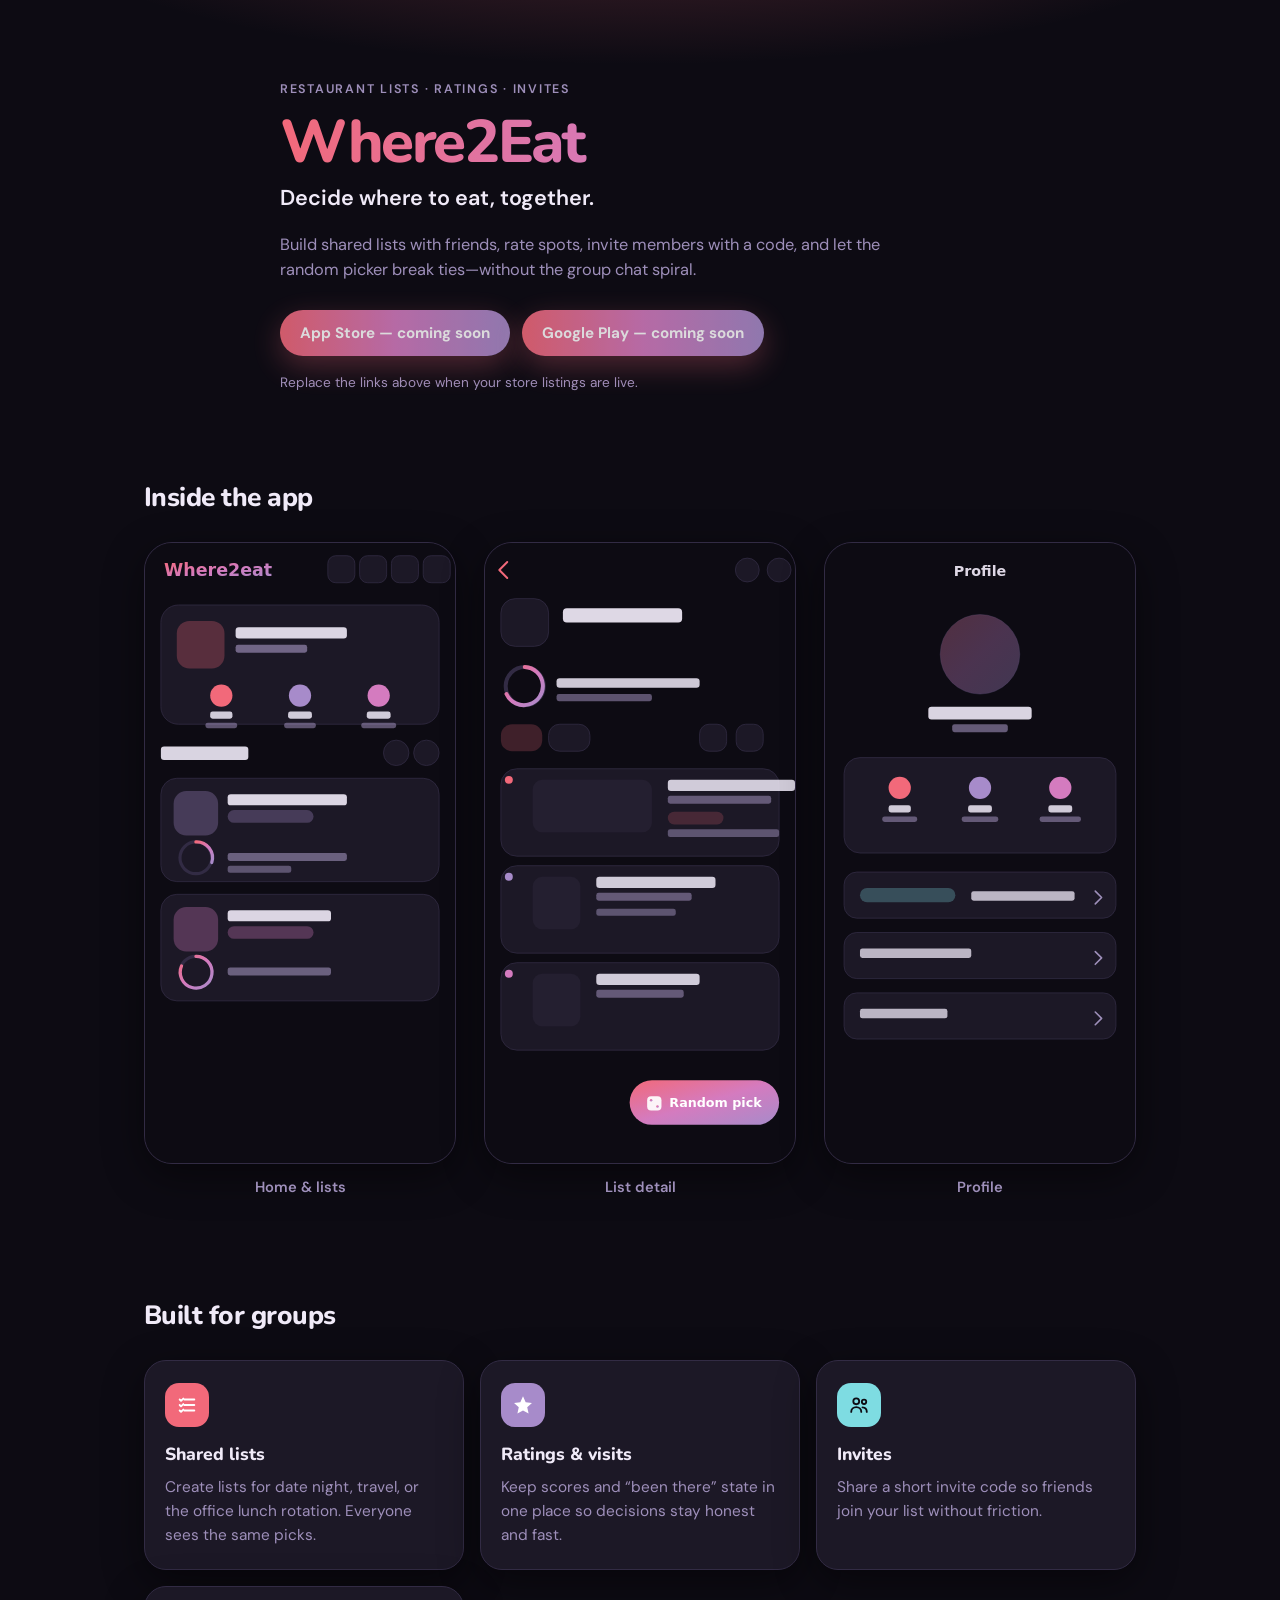
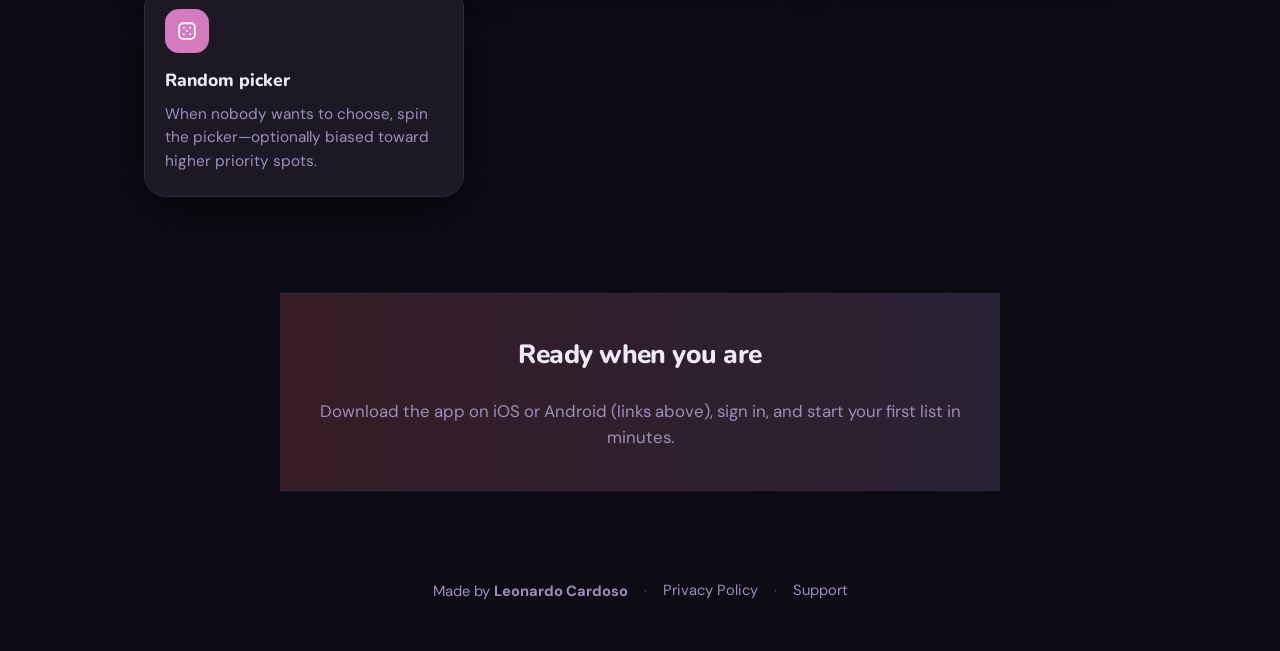
<file: index.html>
<!DOCTYPE html>
<html lang="en">
<head>
  <meta charset="utf-8" />
  <meta name="viewport" content="width=device-width, initial-scale=1" />
  <meta name="description" content="Where2Eat — collaborative restaurant lists, ratings, invites, and a random picker. Decide where to eat, together." />
  <title>Where2Eat — Decide where to eat, together</title>
  <meta name="theme-color" content="#0d0b13" />
  <link rel="preconnect" href="https://fonts.googleapis.com" />
  <link rel="preconnect" href="https://fonts.gstatic.com" crossorigin />
  <link href="https://fonts.googleapis.com/css2?family=DM+Sans:ital,opsz,wght@0,9..40,400;0,9..40,600;0,9..40,700&family=Nunito:wght@700;800&display=swap" rel="stylesheet" />
  <link rel="stylesheet" href="./styles.css" />
</head>
<body>
  <header class="hero">
    <div class="hero__inner">
      <p class="eyebrow">Restaurant lists · Ratings · Invites</p>
      <h1 class="wordmark">Where2Eat</h1>
      <p class="tagline">Decide where to eat, together.</p>
      <p class="lede">
        Build shared lists with friends, rate spots, invite members with a code,
        and let the random picker break ties—without the group chat spiral.
      </p>
      <div class="cta-row">
        <a class="btn btn--primary" href="#" aria-disabled="true">App Store — coming soon</a>
        <a class="btn btn--primary" href="#" aria-disabled="true">Google Play — coming soon</a>
      </div>
      <p class="hint">Replace the links above when your store listings are live.</p>
    </div>
  </header>

  <main>
    <section class="section section--shots">
      <h2 class="section__title">Inside the app</h2>
      <div class="screenshots">
        <figure class="shot">
          <div class="shot__frame">
            <img
              src="./images/screenshot-home.svg"
              width="390"
              height="780"
              alt="Where2Eat home screen showing lists and profile banner"
              loading="lazy"
            />
          </div>
          <figcaption>Home &amp; lists</figcaption>
        </figure>
        <figure class="shot">
          <div class="shot__frame">
            <img
              src="./images/screenshot-list.svg"
              width="390"
              height="780"
              alt="List detail with restaurants and random picker"
              loading="lazy"
            />
          </div>
          <figcaption>List detail</figcaption>
        </figure>
        <figure class="shot">
          <div class="shot__frame">
            <img
              src="./images/screenshot-profile.svg"
              width="390"
              height="780"
              alt="Profile and settings"
              loading="lazy"
            />
          </div>
          <figcaption>Profile</figcaption>
        </figure>
      </div>
    </section>

    <section class="section">
      <h2 class="section__title">Built for groups</h2>
      <div class="features">
        <article class="card">
          <div class="card__icon card__icon--primary">
            <svg viewBox="0 0 24 24" width="22" height="22" fill="none" stroke="currentColor" stroke-width="2" stroke-linecap="round" stroke-linejoin="round" aria-hidden="true">
              <path d="M9 6h11" />
              <path d="M9 12h11" />
              <path d="M9 18h11" />
              <path d="M4 6l1.5 1.5L8 5" />
              <path d="M4 12l1.5 1.5L8 11" />
              <path d="M4 18l1.5 1.5L8 17" />
            </svg>
          </div>
          <h3>Shared lists</h3>
          <p>Create lists for date night, travel, or the office lunch rotation. Everyone sees the same picks.</p>
        </article>
        <article class="card">
          <div class="card__icon card__icon--secondary">
            <svg viewBox="0 0 24 24" width="22" height="22" fill="currentColor" aria-hidden="true">
              <path d="M12 2.5l2.9 6.4 6.9.8-5.2 4.8 1.5 6.9L12 17.9l-6.1 3.5 1.5-6.9L2.2 9.7l6.9-.8L12 2.5z" />
            </svg>
          </div>
          <h3>Ratings &amp; visits</h3>
          <p>Keep scores and “been there” state in one place so decisions stay honest and fast.</p>
        </article>
        <article class="card">
          <div class="card__icon card__icon--accent">
            <svg viewBox="0 0 24 24" width="22" height="22" fill="none" stroke="currentColor" stroke-width="2" stroke-linecap="round" stroke-linejoin="round" aria-hidden="true">
              <circle cx="9" cy="8" r="3.2" />
              <path d="M3.5 19.5c0-3 2.5-5.2 5.5-5.2s5.5 2.2 5.5 5.2" />
              <circle cx="17.5" cy="8.5" r="2.4" />
              <path d="M15.8 14.6c2.6.2 4.7 2.2 4.7 4.9" />
            </svg>
          </div>
          <h3>Invites</h3>
          <p>Share a short invite code so friends join your list without friction.</p>
        </article>
        <article class="card">
          <div class="card__icon card__icon--rose">
            <svg viewBox="0 0 24 24" width="22" height="22" fill="none" stroke="currentColor" stroke-width="2" stroke-linecap="round" stroke-linejoin="round" aria-hidden="true">
              <rect x="3.5" y="3.5" width="17" height="17" rx="4" />
              <circle cx="8.5" cy="8.5" r="1.1" fill="currentColor" stroke="none" />
              <circle cx="15.5" cy="8.5" r="1.1" fill="currentColor" stroke="none" />
              <circle cx="12" cy="12" r="1.1" fill="currentColor" stroke="none" />
              <circle cx="8.5" cy="15.5" r="1.1" fill="currentColor" stroke="none" />
              <circle cx="15.5" cy="15.5" r="1.1" fill="currentColor" stroke="none" />
            </svg>
          </div>
          <h3>Random picker</h3>
          <p>When nobody wants to choose, spin the picker—optionally biased toward higher priority spots.</p>
        </article>
      </div>
    </section>

    <section class="section section--band">
      <div class="band-inner">
        <h2 class="section__title">Ready when you are</h2>
        <p class="band-text">
          Download the app on iOS or Android (links above), sign in, and start your first list in minutes.
        </p>
      </div>
    </section>
  </main>

  <footer class="footer">
    <div class="footer__row">
      <p class="footer__credit">Made by <strong>Leonardo Cardoso</strong></p>
      <span class="footer__sep">·</span>
      <a class="footer__link" href="./privacy.html">Privacy Policy</a>
      <span class="footer__sep">·</span>
      <a class="footer__link" href="./support.html">Support</a>
    </div>
  </footer>
</body>
</html>
</file>
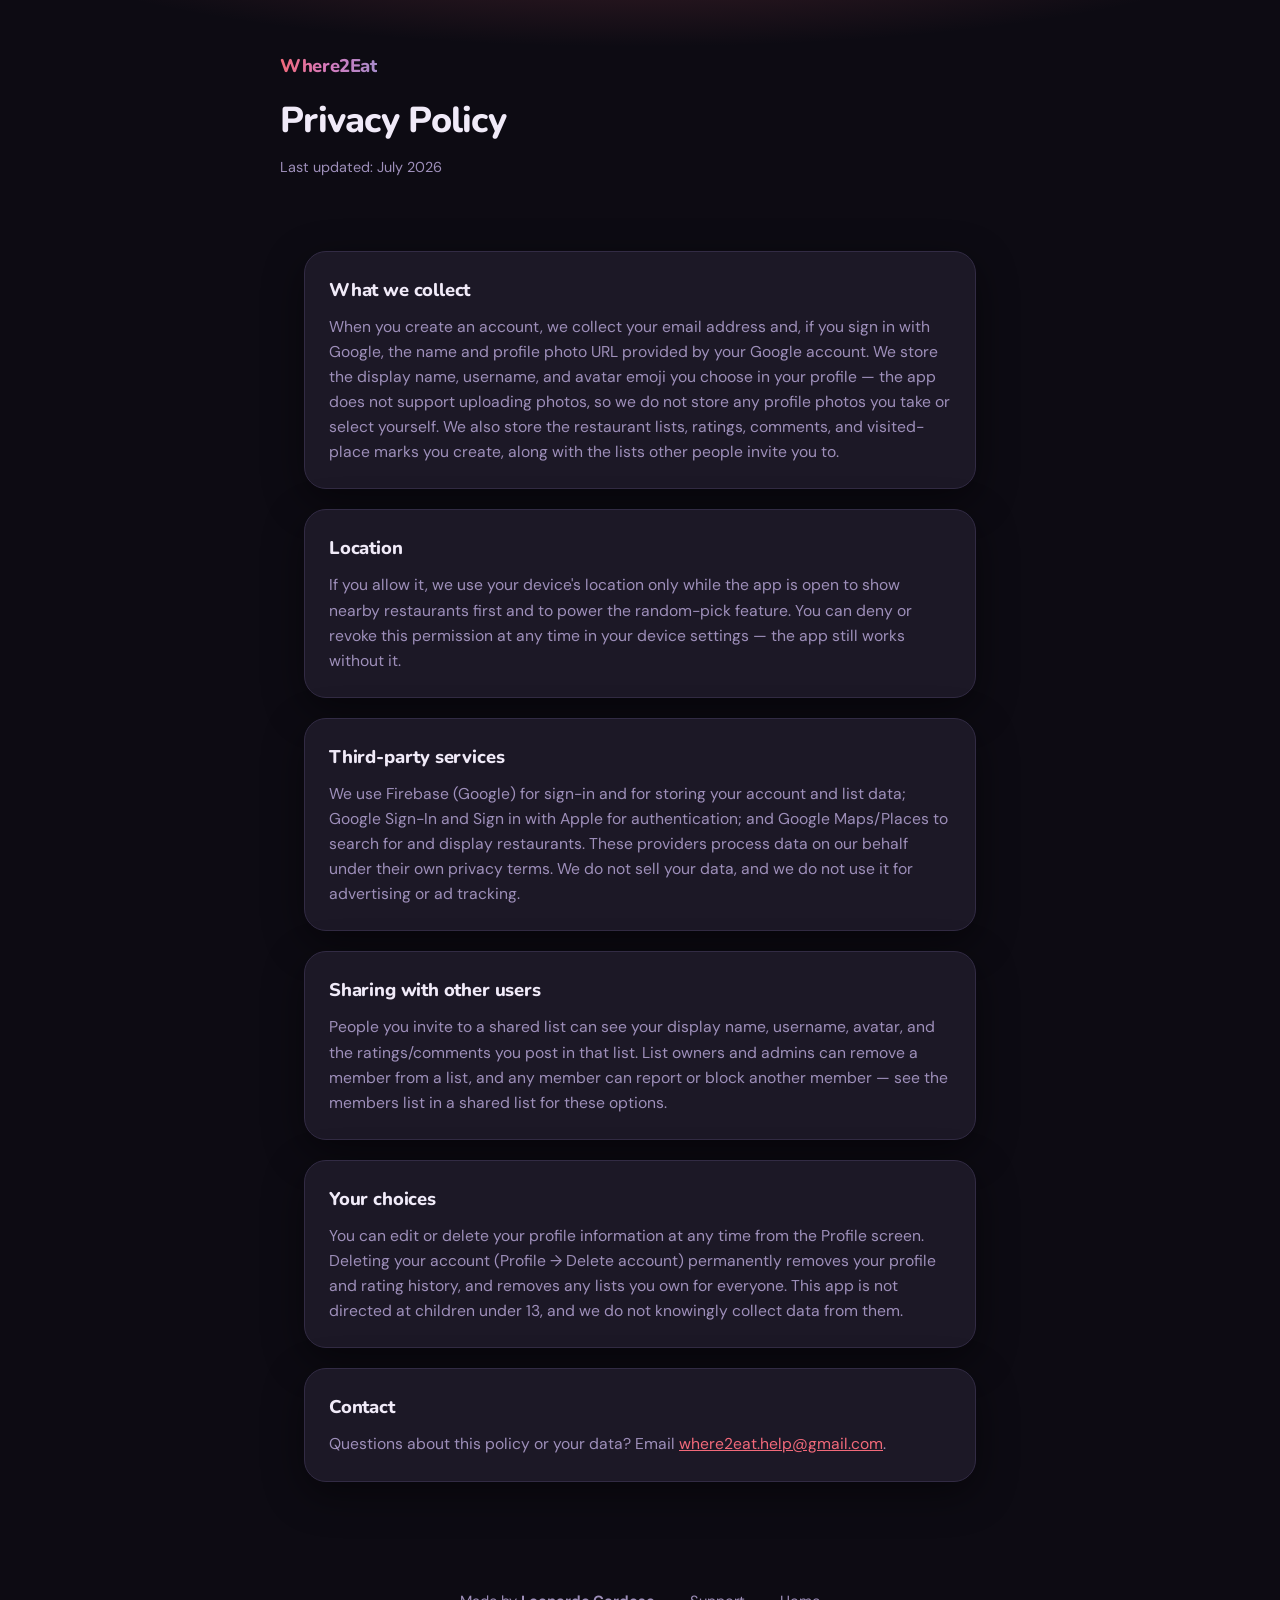
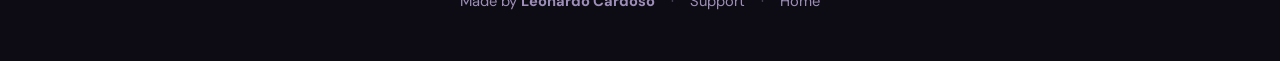
<file: privacy.html>
<!DOCTYPE html>
<html lang="en">
<head>
  <meta charset="utf-8" />
  <meta name="viewport" content="width=device-width, initial-scale=1" />
  <meta name="description" content="Where2Eat privacy policy — what we collect, how location and third-party services are used, and your choices." />
  <title>Where2Eat — Privacy Policy</title>
  <meta name="theme-color" content="#0d0b13" />
  <link rel="preconnect" href="https://fonts.googleapis.com" />
  <link rel="preconnect" href="https://fonts.gstatic.com" crossorigin />
  <link href="https://fonts.googleapis.com/css2?family=DM+Sans:ital,opsz,wght@0,9..40,400;0,9..40,600;0,9..40,700&family=Nunito:wght@700;800&display=swap" rel="stylesheet" />
  <link rel="stylesheet" href="./styles.css" />
</head>
<body>
  <header class="legal-header">
    <div class="legal-header__inner">
      <a class="legal-header__brand" href="./index.html">Where2Eat</a>
      <p class="legal-header__title">Privacy Policy</p>
      <p class="legal-header__updated">Last updated: July 2026</p>
    </div>
  </header>

  <main class="section legal">
    <article class="legal__card">
      <h2>What we collect</h2>
      <p>When you create an account, we collect your email address and, if you sign in with Google, the name and profile photo URL provided by your Google account. We store the display name, username, and avatar emoji you choose in your profile — the app does not support uploading photos, so we do not store any profile photos you take or select yourself. We also store the restaurant lists, ratings, comments, and visited-place marks you create, along with the lists other people invite you to.</p>
    </article>

    <article class="legal__card">
      <h2>Location</h2>
      <p>If you allow it, we use your device's location only while the app is open to show nearby restaurants first and to power the random-pick feature. You can deny or revoke this permission at any time in your device settings — the app still works without it.</p>
    </article>

    <article class="legal__card">
      <h2>Third-party services</h2>
      <p>We use Firebase (Google) for sign-in and for storing your account and list data; Google Sign-In and Sign in with Apple for authentication; and Google Maps/Places to search for and display restaurants. These providers process data on our behalf under their own privacy terms. We do not sell your data, and we do not use it for advertising or ad tracking.</p>
    </article>

    <article class="legal__card">
      <h2>Sharing with other users</h2>
      <p>People you invite to a shared list can see your display name, username, avatar, and the ratings/comments you post in that list. List owners and admins can remove a member from a list, and any member can report or block another member — see the members list in a shared list for these options.</p>
    </article>

    <article class="legal__card">
      <h2>Your choices</h2>
      <p>You can edit or delete your profile information at any time from the Profile screen. Deleting your account (Profile → Delete account) permanently removes your profile and rating history, and removes any lists you own for everyone. This app is not directed at children under 13, and we do not knowingly collect data from them.</p>
    </article>

    <article class="legal__card">
      <h2>Contact</h2>
      <p>Questions about this policy or your data? Email <a href="mailto:where2eat.help@gmail.com">where2eat.help@gmail.com</a>.</p>
    </article>
  </main>

  <footer class="footer">
    <div class="footer__row">
      <p class="footer__credit">Made by <strong>Leonardo Cardoso</strong></p>
      <span class="footer__sep">·</span>
      <a class="footer__link" href="./support.html">Support</a>
      <span class="footer__sep">·</span>
      <a class="footer__link" href="./index.html">Home</a>
    </div>
  </footer>
</body>
</html>
</file>
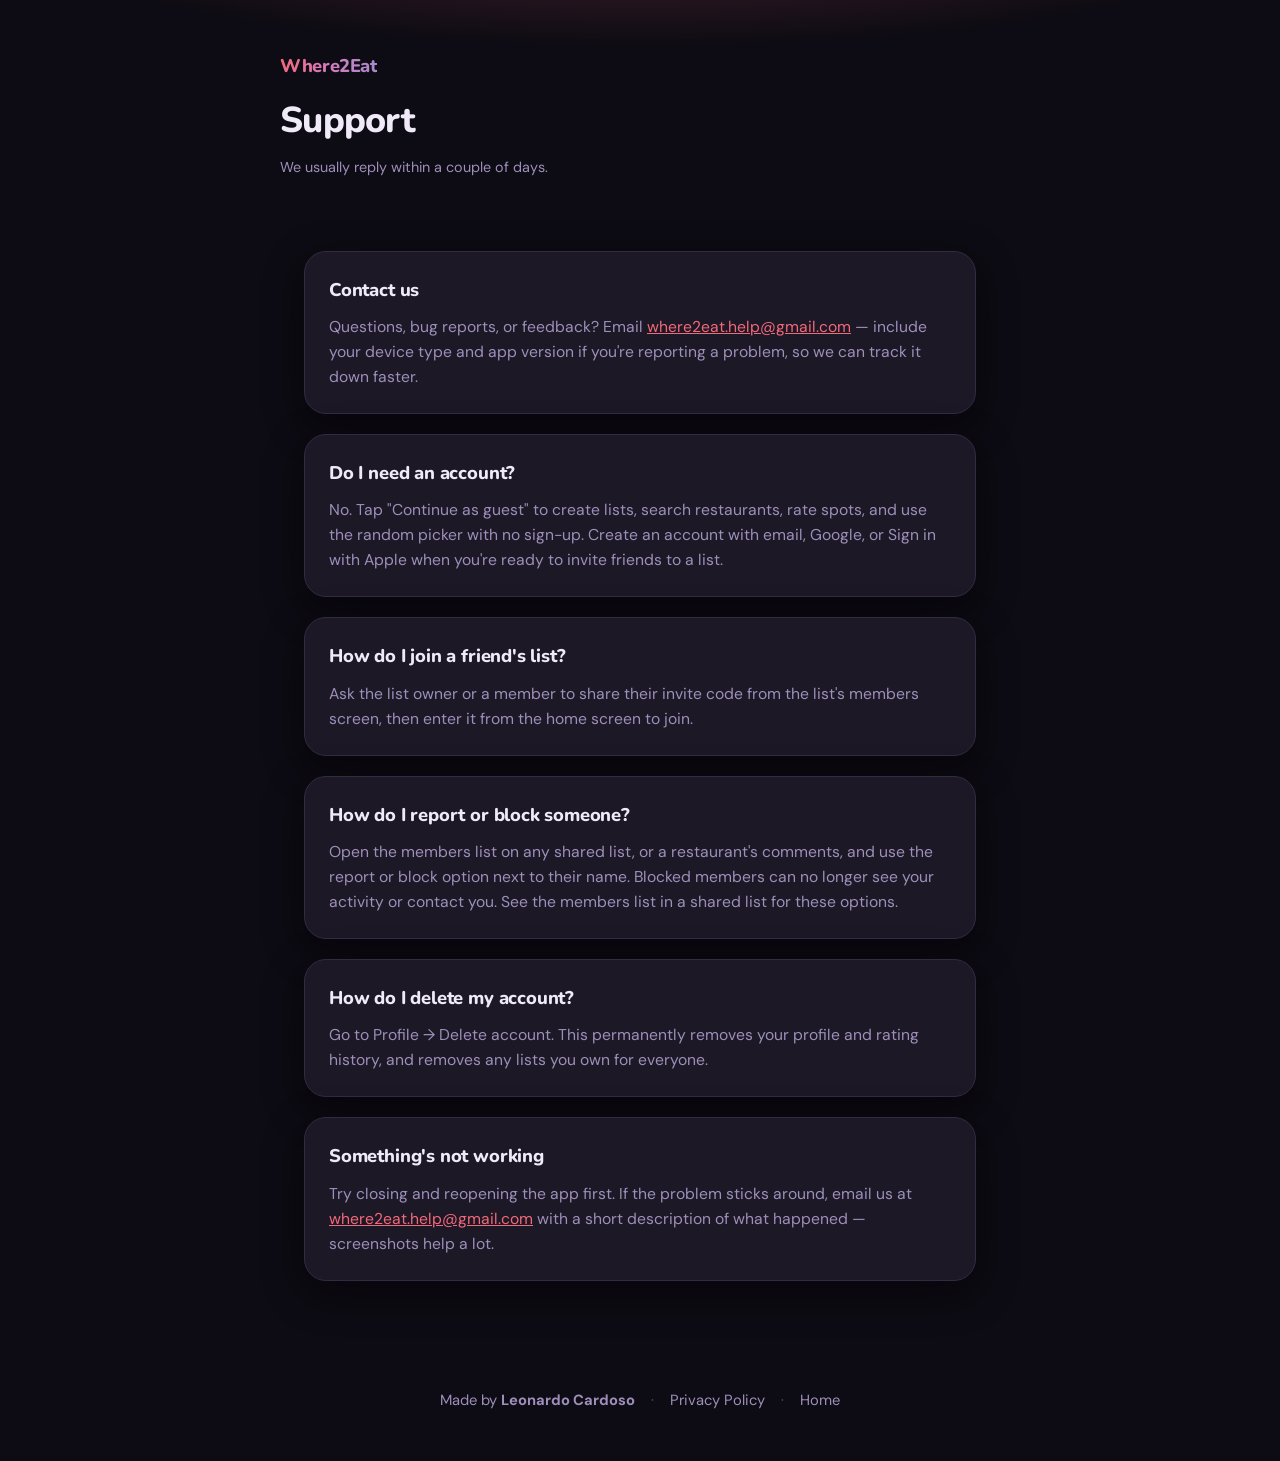
<file: support.html>
<!DOCTYPE html>
<html lang="en">
<head>
  <meta charset="utf-8" />
  <meta name="viewport" content="width=device-width, initial-scale=1" />
  <meta name="description" content="Where2Eat support — get help, report an issue, or ask a question about the app." />
  <title>Where2Eat — Support</title>
  <meta name="theme-color" content="#0d0b13" />
  <link rel="preconnect" href="https://fonts.googleapis.com" />
  <link rel="preconnect" href="https://fonts.gstatic.com" crossorigin />
  <link href="https://fonts.googleapis.com/css2?family=DM+Sans:ital,opsz,wght@0,9..40,400;0,9..40,600;0,9..40,700&family=Nunito:wght@700;800&display=swap" rel="stylesheet" />
  <link rel="stylesheet" href="./styles.css" />
</head>
<body>
  <header class="legal-header">
    <div class="legal-header__inner">
      <a class="legal-header__brand" href="./index.html">Where2Eat</a>
      <p class="legal-header__title">Support</p>
      <p class="legal-header__updated">We usually reply within a couple of days.</p>
    </div>
  </header>

  <main class="section legal">
    <article class="legal__card">
      <h2>Contact us</h2>
      <p>Questions, bug reports, or feedback? Email <a href="mailto:where2eat.help@gmail.com">where2eat.help@gmail.com</a> — include your device type and app version if you're reporting a problem, so we can track it down faster.</p>
    </article>

    <article class="legal__card">
      <h2>Do I need an account?</h2>
      <p>No. Tap "Continue as guest" to create lists, search restaurants, rate spots, and use the random picker with no sign-up. Create an account with email, Google, or Sign in with Apple when you're ready to invite friends to a list.</p>
    </article>

    <article class="legal__card">
      <h2>How do I join a friend's list?</h2>
      <p>Ask the list owner or a member to share their invite code from the list's members screen, then enter it from the home screen to join.</p>
    </article>

    <article class="legal__card">
      <h2>How do I report or block someone?</h2>
      <p>Open the members list on any shared list, or a restaurant's comments, and use the report or block option next to their name. Blocked members can no longer see your activity or contact you. See the members list in a shared list for these options.</p>
    </article>

    <article class="legal__card">
      <h2>How do I delete my account?</h2>
      <p>Go to Profile → Delete account. This permanently removes your profile and rating history, and removes any lists you own for everyone.</p>
    </article>

    <article class="legal__card">
      <h2>Something's not working</h2>
      <p>Try closing and reopening the app first. If the problem sticks around, email us at <a href="mailto:where2eat.help@gmail.com">where2eat.help@gmail.com</a> with a short description of what happened — screenshots help a lot.</p>
    </article>
  </main>

  <footer class="footer">
    <div class="footer__row">
      <p class="footer__credit">Made by <strong>Leonardo Cardoso</strong></p>
      <span class="footer__sep">·</span>
      <a class="footer__link" href="./privacy.html">Privacy Policy</a>
      <span class="footer__sep">·</span>
      <a class="footer__link" href="./index.html">Home</a>
    </div>
  </footer>
</body>
</html>
</file>
<file: styles.css>
/* Where2Eat landing — aligns with app palette (see lib/core/constants/app_colors.dart) */

:root {
  color-scheme: dark;
  --bg: #0d0b13;
  --surface: #1c1826;
  --text: #f0eaf8;
  --muted: #9e8fba;
  --border: #322b44;
  --primary: #f2697a;
  --rose-mauve: #d47bbf;
  --secondary: #a78bca;
  --accent: #7edce2;
  --gradient: linear-gradient(90deg, var(--primary), var(--rose-mauve), var(--secondary));
  --radius: 22px;
  --radius-shot: 28px;
  --shadow: 0 12px 40px rgba(0, 0, 0, 0.45);
}

*,
*::before,
*::after {
  box-sizing: border-box;
}

body {
  margin: 0;
  font-family: "DM Sans", system-ui, sans-serif;
  font-size: 1.05rem;
  line-height: 1.55;
  color: var(--text);
  background: var(--bg);
}

.hero {
  position: relative;
  overflow: hidden;
  padding: clamp(2.5rem, 8vw, 5rem) 1.5rem 3rem;
  background: var(--bg);
  color: var(--text);
}

.hero::before {
  content: "";
  position: absolute;
  inset: -25% -10% auto -10%;
  height: 26rem;
  background: radial-gradient(
    60% 60% at 50% 0%,
    rgba(242, 105, 122, 0.28),
    rgba(167, 139, 202, 0) 70%
  );
  pointer-events: none;
}

.hero__inner {
  position: relative;
  max-width: 720px;
  margin: 0 auto;
}

.eyebrow {
  margin: 0 0 0.75rem;
  font-size: 0.78rem;
  font-weight: 600;
  letter-spacing: 0.14em;
  text-transform: uppercase;
  color: var(--muted);
}

.wordmark {
  margin: 0;
  font-family: "Nunito", system-ui, sans-serif;
  font-weight: 800;
  font-size: clamp(2.5rem, 9vw, 3.75rem);
  letter-spacing: -0.04em;
  line-height: 1.05;
  background: var(--gradient);
  -webkit-background-clip: text;
  background-clip: text;
  color: transparent;
}

.tagline {
  margin: 0.5rem 0 1rem;
  font-size: clamp(1.15rem, 3vw, 1.35rem);
  font-weight: 600;
  color: var(--text);
}

.lede {
  margin: 0 0 1.75rem;
  max-width: 38rem;
  color: var(--muted);
  font-size: 1.02rem;
}

.cta-row {
  display: flex;
  flex-wrap: wrap;
  gap: 0.75rem;
}

.btn {
  display: inline-flex;
  align-items: center;
  justify-content: center;
  padding: 0.7rem 1.25rem;
  border-radius: 999px;
  font-weight: 700;
  font-size: 0.95rem;
  text-decoration: none;
  border: none;
  transition: transform 0.15s ease, box-shadow 0.15s ease;
}

.btn--primary {
  background: var(--gradient);
  color: #fff;
  box-shadow: 0 10px 30px rgba(242, 105, 122, 0.35);
}

.btn--primary:hover {
  transform: translateY(-1px);
  box-shadow: 0 14px 36px rgba(242, 105, 122, 0.45);
}

.btn[aria-disabled="true"] {
  cursor: not-allowed;
  opacity: 0.85;
}

.hint {
  margin: 1rem 0 0;
  font-size: 0.85rem;
  color: var(--muted);
}

.section {
  padding: 3rem 1.5rem;
  max-width: 1040px;
  margin: 0 auto;
}

.section__title {
  font-family: "Nunito", system-ui, sans-serif;
  font-weight: 800;
  font-size: 1.65rem;
  letter-spacing: -0.02em;
  margin: 0 0 1.5rem;
  color: var(--text);
}

.features {
  display: grid;
  gap: 1rem;
  grid-template-columns: repeat(auto-fill, minmax(240px, 1fr));
}

.card {
  background: var(--surface);
  border: 1px solid var(--border);
  border-radius: var(--radius);
  padding: 1.35rem 1.25rem;
  box-shadow: var(--shadow);
}

.card__icon {
  display: flex;
  align-items: center;
  justify-content: center;
  width: 44px;
  height: 44px;
  border-radius: 14px;
  margin-bottom: 0.9rem;
  color: #fff;
}

.card__icon--primary {
  background: var(--primary);
}

.card__icon--secondary {
  background: var(--secondary);
}

.card__icon--rose {
  background: var(--rose-mauve);
}

.card__icon--accent {
  background: var(--accent);
  color: #0d0b13;
}

.card h3 {
  margin: 0 0 0.5rem;
  font-family: "Nunito", system-ui, sans-serif;
  font-weight: 800;
  font-size: 1.1rem;
  color: var(--text);
}

.card p {
  margin: 0;
  color: var(--muted);
  font-size: 0.96rem;
}

.section--band {
  max-width: none;
  padding-left: 0;
  padding-right: 0;
}

.band-inner {
  max-width: 720px;
  margin: 0 auto;
  padding: 2.5rem 1.5rem;
  text-align: center;
  background: linear-gradient(
    90deg,
    rgba(242, 105, 122, 0.18),
    rgba(167, 139, 202, 0.18)
  );
  border-top: 1px solid var(--border);
  border-bottom: 1px solid var(--border);
}

.band-text {
  margin: 0;
  color: var(--muted);
  font-size: 1.05rem;
}

.section--shots {
  padding-top: 2.25rem;
}

.screenshots {
  display: grid;
  gap: 1.75rem;
  grid-template-columns: repeat(auto-fit, minmax(220px, 1fr));
  align-items: start;
}

.shot {
  margin: 0;
  display: flex;
  flex-direction: column;
  gap: 0.75rem;
}

.shot__frame {
  border-radius: var(--radius-shot);
  overflow: hidden;
  border: 1px solid var(--border);
  box-shadow: var(--shadow);
  background: var(--surface);
  line-height: 0;
}

.shot__frame img {
  display: block;
  width: 100%;
  height: auto;
  vertical-align: middle;
}

.shot figcaption {
  font-size: 0.92rem;
  font-weight: 600;
  color: var(--muted);
  text-align: center;
}

.footer {
  padding: 2.5rem 1.5rem 3rem;
  font-size: 0.92rem;
  color: var(--muted);
}

.footer__row {
  display: flex;
  flex-wrap: wrap;
  align-items: center;
  justify-content: center;
  gap: 0.5rem 1rem;
}

.footer__credit {
  margin: 0;
}

.footer__sep {
  opacity: 0.5;
}

.footer__link {
  color: var(--muted);
  text-decoration: none;
  border-bottom: 1px solid transparent;
  transition: color 0.15s ease, border-color 0.15s ease;
}

.footer__link:hover,
.footer__link:focus-visible {
  color: var(--text);
  border-color: var(--muted);
}

.legal-header {
  position: relative;
  overflow: hidden;
  padding: clamp(2rem, 6vw, 3.25rem) 1.5rem 2rem;
  background: var(--bg);
  color: var(--text);
}

.legal-header::before {
  content: "";
  position: absolute;
  inset: -35% -10% auto -10%;
  height: 18rem;
  background: radial-gradient(
    60% 60% at 50% 0%,
    rgba(242, 105, 122, 0.24),
    rgba(167, 139, 202, 0) 70%
  );
  pointer-events: none;
}

.legal-header__inner {
  position: relative;
  max-width: 720px;
  margin: 0 auto;
}

.legal-header__brand {
  display: inline-block;
  margin: 0 0 0.75rem;
  font-family: "Nunito", system-ui, sans-serif;
  font-weight: 800;
  font-size: 1.15rem;
  letter-spacing: -0.02em;
  text-decoration: none;
  background: var(--gradient);
  -webkit-background-clip: text;
  background-clip: text;
  color: transparent;
}

.legal-header__brand:hover {
  filter: brightness(1.15);
}

.legal-header__title {
  margin: 0;
  font-family: "Nunito", system-ui, sans-serif;
  font-weight: 800;
  font-size: clamp(1.75rem, 5vw, 2.25rem);
  letter-spacing: -0.02em;
  color: var(--text);
}

.legal-header__updated {
  margin: 0.5rem 0 0;
  font-size: 0.9rem;
  color: var(--muted);
}

.legal {
  max-width: 720px;
  padding-top: 2.5rem;
}

.legal__card {
  background: var(--surface);
  border: 1px solid var(--border);
  border-radius: var(--radius);
  box-shadow: var(--shadow);
  padding: 1.5rem 1.5rem;
  margin-bottom: 1.25rem;
}

.legal__card h2 {
  margin: 0 0 0.6rem;
  font-family: "Nunito", system-ui, sans-serif;
  font-weight: 800;
  font-size: 1.15rem;
  letter-spacing: -0.01em;
  color: var(--text);
}

.legal__card p {
  margin: 0;
  color: var(--muted);
  font-size: 0.98rem;
  line-height: 1.6;
}

.legal__card a {
  color: var(--primary);
}
</file>
